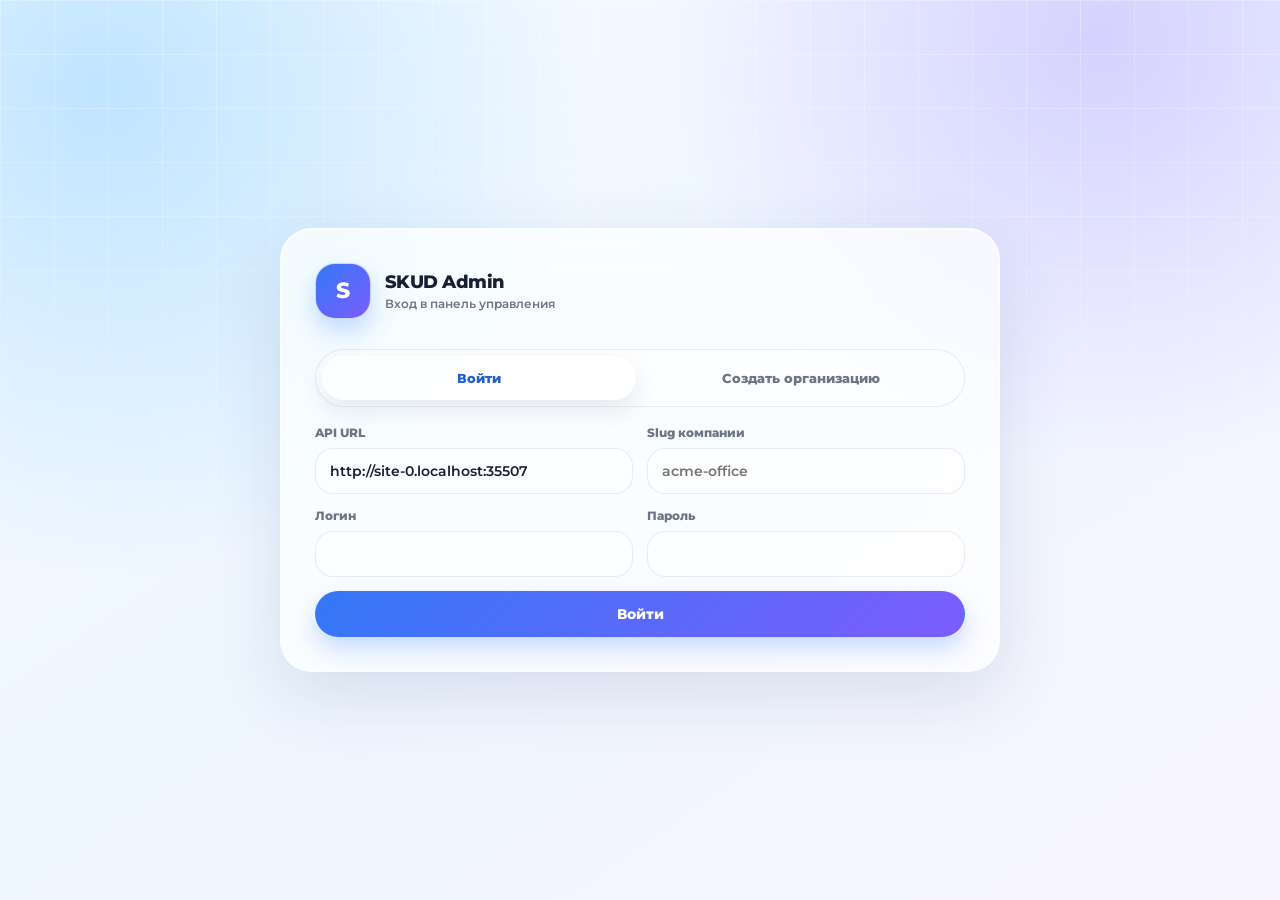
<file: admin/index.html>
<!doctype html>
<html lang="ru">
  <head>
    <meta charset="utf-8" />
    <meta name="viewport" content="width=device-width, initial-scale=1" />
    <title>SKUD Admin</title>
    <link rel="preconnect" href="https://fonts.googleapis.com" />
    <link rel="preconnect" href="https://fonts.gstatic.com" crossorigin />
    <link href="https://fonts.googleapis.com/css2?family=Montserrat:wght@400;500;600;700;800&display=swap" rel="stylesheet" />
    <link rel="stylesheet" href="./styles.css" />
  </head>
  <body>
    <section id="authGate" class="auth-gate">
      <div class="auth-card">
        <div class="brand auth-brand">
          <div class="brand-mark">S</div>
          <div>
            <div class="brand-name">SKUD Admin</div>
            <div class="brand-subtitle">Вход в панель управления</div>
          </div>
        </div>
        <div class="auth-tabs">
          <button class="auth-tab active" data-auth-tab="login">Войти</button>
          <button class="auth-tab" data-auth-tab="create">Создать организацию</button>
        </div>
        <div id="authNotice" class="notice hidden" role="status"></div>
        <form id="adminLoginForm" class="auth-form active" data-auth-panel="login">
          <label>API URL<input name="api_base" type="url" placeholder="http://localhost:8000" /></label>
          <label>Slug компании<input name="company_slug" required placeholder="acme-office" /></label>
          <label>Логин<input name="login" required autocomplete="username" /></label>
          <label>Пароль<input name="password" type="password" required autocomplete="current-password" /></label>
          <button class="button primary" type="submit">Войти</button>
        </form>
        <form id="orgCreateForm" class="auth-form" data-auth-panel="create">
          <label>API URL<input name="api_base" type="url" placeholder="http://localhost:8000" /></label>
          <label>Название организации<input name="name" required /></label>
          <label>Slug<input name="slug" required pattern="[a-z0-9][a-z0-9-]{1,62}[a-z0-9]" placeholder="acme-office" /></label>
          <label>ФИО администратора<input name="owner_full_name" required /></label>
          <label>Логин администратора<input name="owner_login" required autocomplete="username" /></label>
          <label>Пароль администратора<input name="owner_password" type="password" minlength="6" required autocomplete="new-password" /></label>
          <label>Bootstrap token<input name="bootstrap_token" type="password" required value="bootstrap-change-me" /></label>
          <button class="button primary" type="submit">Создать и войти</button>
        </form>
      </div>
    </section>

    <div id="appShell" class="app-shell hidden">
      <aside class="sidebar">
        <div class="brand">
          <div class="brand-mark">S</div>
          <div>
            <div class="brand-name">SKUD Admin</div>
            <div class="brand-subtitle" id="companyLabel">Компания не выбрана</div>
          </div>
        </div>
        <nav class="nav" aria-label="Разделы">
          <button class="nav-item active" data-view="dashboard">Обзор</button>
          <button class="nav-item" data-view="employees">Сотрудники</button>
          <button class="nav-item" data-view="rooms">Помещения</button>
          <button class="nav-item" data-view="access">Доступы</button>
          <button class="nav-item" data-view="scanners">Сканеры</button>
          <button class="nav-item" data-view="events">Журнал</button>
          <button class="nav-item" data-view="reports">Отчеты</button>
          <button class="nav-item" data-view="setup">Настройка</button>
        </nav>
      </aside>

      <main class="main">
        <header class="topbar">
          <div>
            <h1 id="viewTitle">Обзор</h1>
            <p id="viewSubtitle">Состояние офиса, проходы и текущая занятость помещений.</p>
          </div>
          <div class="connection">
            <input id="apiBaseInput" type="url" placeholder="http://localhost:8000" />
            <input id="apiKeyInput" type="password" placeholder="X-API-Key" />
            <button id="saveConnectionBtn" class="button primary">Подключить</button>
          </div>
        </header>

        <div id="notice" class="notice hidden" role="status"></div>

        <section id="dashboard" class="view active">
          <div class="metrics-grid">
            <div class="metric">
              <span class="metric-label">Сотрудники</span>
              <strong id="metricEmployees">0</strong>
            </div>
            <div class="metric">
              <span class="metric-label">Помещения</span>
              <strong id="metricRooms">0</strong>
            </div>
            <div class="metric">
              <span class="metric-label">Людей внутри</span>
              <strong id="metricInside">0</strong>
            </div>
            <div class="metric">
              <span class="metric-label">Проходов сегодня</span>
              <strong id="metricToday">0</strong>
            </div>
          </div>

          <div class="layout-two">
            <section class="panel">
              <div class="panel-head">
                <h2>Занятость помещений</h2>
                <button class="button ghost" data-refresh>Обновить</button>
              </div>
              <div id="occupancyList" class="occupancy-list"></div>
            </section>

            <section class="panel">
              <div class="panel-head">
                <h2>Последние события</h2>
                <button class="button ghost" data-view-target="events">Открыть журнал</button>
              </div>
              <div class="table-wrap compact">
                <table>
                  <thead>
                    <tr>
                      <th>Время</th>
                      <th>Метод</th>
                      <th>Решение</th>
                      <th>Причина</th>
                    </tr>
                  </thead>
                  <tbody id="recentEventsBody"></tbody>
                </table>
              </div>
            </section>
          </div>

          <section class="panel">
            <div class="panel-head">
              <h2>Проходимость</h2>
            </div>
            <div id="throughputBars" class="bars"></div>
          </section>
        </section>

        <section id="employees" class="view">
          <div class="layout-two">
            <section class="panel">
              <div class="panel-head">
                <h2 id="employeeFormTitle">Новый сотрудник</h2>
              </div>
              <form id="employeeForm" class="form-grid">
                <input name="employee_id" type="hidden" />
                <label>ФИО<input name="full_name" required /></label>
                <label>Внешний ID<input name="external_id" placeholder="Любая строка: A-102, ivanov, HR-7" /></label>
                <label>Должность<input name="position" /></label>
                <label>Email<input name="email" type="email" /></label>
                <label>Телефон<input name="phone" /></label>
                <label>Статус
                  <select name="status">
                    <option value="active">active</option>
                    <option value="suspended">suspended</option>
                    <option value="fired">fired</option>
                  </select>
                </label>
                <label>Роль
                  <select name="role">
                    <option value="employee">employee</option>
                    <option value="hr">hr</option>
                    <option value="security">security</option>
                    <option value="pass_office">pass_office</option>
                    <option value="cleaner">cleaner</option>
                  </select>
                </label>
                <label>Уровень доступа<input name="access_level" type="number" min="1" max="3" value="1" /></label>
                <label>Статус пропуска
                  <select name="pass_status">
                    <option value="active">active</option>
                    <option value="blocked">blocked</option>
                  </select>
                </label>
                <label>Причина блокировки<input name="pass_block_reason" /></label>
                <label>Логин<input name="login" placeholder="email или табельный ID" /></label>
                <label>Пароль<input name="password" type="password" placeholder="минимум 6 символов" /></label>
                <button id="employeeSubmitBtn" class="button primary" type="submit">Добавить сотрудника</button>
                <button id="employeeCancelBtn" class="button hidden" type="button">Отменить</button>
              </form>
            </section>

            <section class="panel">
              <div class="panel-head">
                <h2>Face-профиль и QR</h2>
              </div>
              <form id="faceForm" class="stack">
                <label>Сотрудник<select name="employee_id" data-employee-select required></select></label>
                <label>Фото лица<input name="file" type="file" accept="image/*" required /></label>
                <button class="button primary" type="submit">Загрузить фото</button>
              </form>
              <form id="qrForm" class="inline-form">
                <select name="employee_id" data-employee-select required></select>
                <input name="ttl_hours" type="number" min="1" value="12" />
                <button class="button" type="submit">Выпустить QR</button>
              </form>
              <textarea id="qrPayloadOutput" class="code-output" readonly placeholder="Payload QR появится здесь после выпуска"></textarea>
            </section>
          </div>

          <section class="panel">
            <div class="panel-head">
              <h2>Список сотрудников</h2>
              <input id="employeeSearch" class="search" placeholder="Поиск" />
            </div>
            <div class="table-wrap">
              <table>
                <thead>
                  <tr>
                    <th>ID</th>
                    <th>ФИО</th>
                    <th>Внешний ID</th>
                    <th>Должность</th>
                    <th>Контакты</th>
                    <th>Статус</th>
                    <th></th>
                  </tr>
                </thead>
                <tbody id="employeesBody"></tbody>
              </table>
            </div>
          </section>
        </section>

        <section id="rooms" class="view">
          <div class="layout-two">
            <section class="panel">
              <div class="panel-head">
                <h2>Новое помещение</h2>
              </div>
              <form id="roomForm" class="form-grid">
                <label>Название<input name="name" required /></label>
                <label>Код<input name="code" required /></label>
                <label>Вместимость<input name="capacity" type="number" min="0" /></label>
                <label>Уровень помещения<input name="access_level" type="number" min="1" max="3" value="1" /></label>
                <label>Статус
                  <select name="status">
                    <option value="active">active</option>
                    <option value="inactive">inactive</option>
                  </select>
                </label>
                <div class="method-group span-2">
                  <label><input type="checkbox" name="method_qr" checked /> QR</label>
                  <label><input type="checkbox" name="method_card" checked /> Card</label>
                  <label><input type="checkbox" name="method_face" checked /> Face</label>
                </div>
                <label class="span-2"><input name="biometric_only" type="checkbox" /> Доступ только по биометрии</label>
                <label class="span-2">Описание<textarea name="description"></textarea></label>
                <button class="button primary span-2" type="submit">Добавить помещение</button>
              </form>
            </section>

            <section class="panel">
              <div class="panel-head">
                <h2>Сейчас внутри</h2>
              </div>
              <div id="roomOccupancySummary" class="occupancy-list"></div>
            </section>
          </div>

          <section class="panel">
            <div class="panel-head">
              <h2>Помещения</h2>
            </div>
            <div class="table-wrap">
              <table>
                <thead>
                  <tr>
                    <th>ID</th>
                    <th>Название</th>
                    <th>Код</th>
                    <th>Уровень</th>
                    <th>Вход</th>
                    <th>Вместимость</th>
                    <th>Статус</th>
                    <th></th>
                  </tr>
                </thead>
                <tbody id="roomsBody"></tbody>
              </table>
            </div>
          </section>
        </section>

        <section id="access" class="view">
          <div class="layout-two">
            <section class="panel">
              <div class="panel-head">
                <h2>Правило доступа</h2>
              </div>
              <form id="accessForm" class="form-grid">
                <label>Сотрудник<select name="employee_id" data-employee-select required></select></label>
                <label>Помещение<select name="room_id" data-room-select required></select></label>
                <label>Начало<input name="valid_from" type="datetime-local" /></label>
                <label>Окончание<input name="valid_until" type="datetime-local" /></label>
                <label>Дни недели<input name="weekdays" placeholder="0,1,2,3,4" /></label>
                <label>Время<input name="time_range" placeholder="09:00-18:00" /></label>
                <div class="method-group span-2">
                  <label><input type="checkbox" name="is_active" checked /> Активно</label>
                </div>
                <button class="button primary span-2" type="submit">Сохранить правило</button>
                <div class="quick-grants span-2">
                  <button class="button" type="button" id="grantAllRoomsBtn">Все помещения</button>
                  <button class="button" type="button" id="grantQrRoomsBtn">Все с QR</button>
                  <button class="button" type="button" id="grantCardRoomsBtn">Все с картой</button>
                  <button class="button" type="button" id="grantFaceRoomsBtn">Все с лицом</button>
                </div>
              </form>
            </section>

            <section class="panel">
              <div class="panel-head">
                <h2>Фильтр</h2>
              </div>
              <div class="stack">
                <label>Сотрудник<select id="ruleEmployeeFilter" data-employee-select></select></label>
                <label>Помещение<select id="ruleRoomFilter" data-room-select></select></label>
                <button id="resetRuleFilters" class="button">Сбросить</button>
              </div>
            </section>
          </div>

          <div class="layout-two">
            <section class="panel">
              <div class="panel-head">
                <h2>Список 3 уровня</h2>
              </div>
              <form id="allowlistForm" class="form-grid">
                <label>Помещение<select name="room_id" data-room-select required></select></label>
                <label>Сотрудник<select name="employee_id" data-employee-select required></select></label>
                <button class="button primary" type="submit">Добавить</button>
                <button id="loadAllowlistBtn" class="button" type="button">Показать список</button>
              </form>
              <div id="allowlistOutput" class="stack"></div>
            </section>

            <section class="panel">
              <div class="panel-head">
                <h2>Лимит помещения</h2>
              </div>
              <form id="limitOverrideForm" class="form-grid">
                <label>Помещение<select name="room_id" data-room-select required></select></label>
                <label>Лимит<input name="limit_value" type="number" min="0" required /></label>
                <label>Начало<input name="valid_from" type="datetime-local" required /></label>
                <label>Окончание<input name="valid_until" type="datetime-local" required /></label>
                <label class="span-2">Причина<input name="reason" /></label>
                <button class="button primary span-2" type="submit">Установить лимит</button>
              </form>
            </section>
          </div>

          <section class="panel">
            <div class="panel-head">
              <h2>Правила</h2>
            </div>
            <div class="table-wrap">
              <table>
                <thead>
                  <tr>
                    <th>ID</th>
                    <th>Сотрудник</th>
                    <th>Помещение</th>
                    <th>Методы</th>
                    <th>Период</th>
                    <th>Статус</th>
                    <th></th>
                  </tr>
                </thead>
                <tbody id="rulesBody"></tbody>
              </table>
            </div>
          </section>
        </section>

        <section id="scanners" class="view">
          <div class="layout-two">
            <section class="panel">
              <div class="panel-head">
                <h2>Новый сканер</h2>
              </div>
              <form id="scannerForm" class="form-grid">
                <label>Название<input name="name" required /></label>
                <label>Помещение<select name="room_id" data-room-select required></select></label>
                <label>Направление
                  <select name="direction">
                    <option value="entry">entry</option>
                    <option value="exit">exit</option>
                  </select>
                </label>
                <label>Статус
                  <select name="status">
                    <option value="active">active</option>
                    <option value="inactive">inactive</option>
                  </select>
                </label>
                <div class="method-group span-2">
                  <label><input type="checkbox" name="method_qr" checked /> QR</label>
                  <label><input type="checkbox" name="method_card" checked /> Card</label>
                  <label><input type="checkbox" name="method_face" checked /> Face</label>
                </div>
                <button class="button primary span-2" type="submit">Создать сканер</button>
              </form>
            </section>

            <section class="panel">
              <div class="panel-head">
                <h2>Токен сканера</h2>
              </div>
              <textarea id="scannerTokenOutput" class="code-output" readonly placeholder="Токен появится здесь после создания сканера"></textarea>
            </section>
          </div>

          <section class="panel">
            <div class="panel-head">
              <h2>Сканеры</h2>
            </div>
            <div class="table-wrap">
              <table>
                <thead>
                  <tr>
                    <th>ID</th>
                    <th>Название</th>
                    <th>Помещение</th>
                    <th>Направление</th>
                    <th>Методы</th>
                    <th>Статус</th>
                    <th>Последний сигнал</th>
                  </tr>
                </thead>
                <tbody id="scannersBody"></tbody>
              </table>
            </div>
          </section>
        </section>

        <section id="events" class="view">
          <section class="panel">
            <div class="panel-head">
              <h2>Журнал проходов</h2>
              <div class="filters">
                <select id="eventEmployeeFilter" data-employee-select></select>
                <select id="eventRoomFilter" data-room-select></select>
                <select id="eventDecisionFilter">
                  <option value="">Все решения</option>
                  <option value="granted">granted</option>
                  <option value="denied">denied</option>
                </select>
                <input id="eventDateFrom" type="datetime-local" />
                <input id="eventDateTo" type="datetime-local" />
                <button id="loadEventsBtn" class="button">Применить</button>
              </div>
            </div>
            <div class="table-wrap">
              <table>
                <thead>
                  <tr>
                    <th>ID</th>
                    <th>Время</th>
                    <th>Сотрудник</th>
                    <th>Помещение</th>
                    <th>Сканер</th>
                    <th>Метод</th>
                    <th>Решение</th>
                    <th>Причина</th>
                  </tr>
                </thead>
                <tbody id="eventsBody"></tbody>
              </table>
            </div>
          </section>
        </section>

        <section id="reports" class="view">
          <div class="layout-two">
            <section class="panel">
              <div class="panel-head">
                <h2>Период отчета</h2>
              </div>
              <div class="form-grid">
                <label>Начало<input id="reportDateFrom" type="datetime-local" /></label>
                <label>Окончание<input id="reportDateTo" type="datetime-local" /></label>
                <button id="loadAttendanceReportBtn" class="button primary" type="button">Посещаемость</button>
                <button id="loadRoomReportBtn" class="button" type="button">Загруженность</button>
              </div>
            </section>

            <section class="panel">
              <div class="panel-head">
                <h2>Anti-passback</h2>
              </div>
              <form id="securitySettingsForm" class="form-grid">
                <label>Интервал блокировки, минут<input name="anti_passback_minutes" type="number" min="0" max="1440" value="15" /></label>
                <button class="button primary" type="submit">Сохранить</button>
              </form>
            </section>
          </div>

          <section class="panel">
            <div class="panel-head">
              <h2 id="reportTitle">Отчет</h2>
            </div>
            <div class="table-wrap">
              <table>
                <thead id="reportHead"></thead>
                <tbody id="reportBody"></tbody>
              </table>
            </div>
          </section>
        </section>

        <section id="setup" class="view">
          <div class="layout-two">
            <section class="panel">
              <div class="panel-head">
                <h2>Создать компанию</h2>
              </div>
              <form id="setupForm" class="form-grid">
                <label>Название<input name="name" required /></label>
                <label>Slug<input name="slug" required pattern="[a-z0-9][a-z0-9-]{1,62}[a-z0-9]" /></label>
                <label class="span-2">Bootstrap token<input name="bootstrap_token" type="password" required value="bootstrap-change-me" /></label>
                <button class="button primary span-2" type="submit">Создать и подключить</button>
              </form>
            </section>

            <section class="panel">
              <div class="panel-head">
                <h2>Состояние подключения</h2>
              </div>
              <dl class="details">
                <div><dt>API</dt><dd id="connectionApi">-</dd></div>
                <div><dt>Компания</dt><dd id="connectionCompany">-</dd></div>
                <div><dt>Ключ</dt><dd id="connectionKey">-</dd></div>
              </dl>
              <button id="clearConnectionBtn" class="button danger">Сбросить подключение</button>
            </section>
          </div>
        </section>
      </main>
    </div>

    <script src="./app.js"></script>
  </body>
</html>
</file>
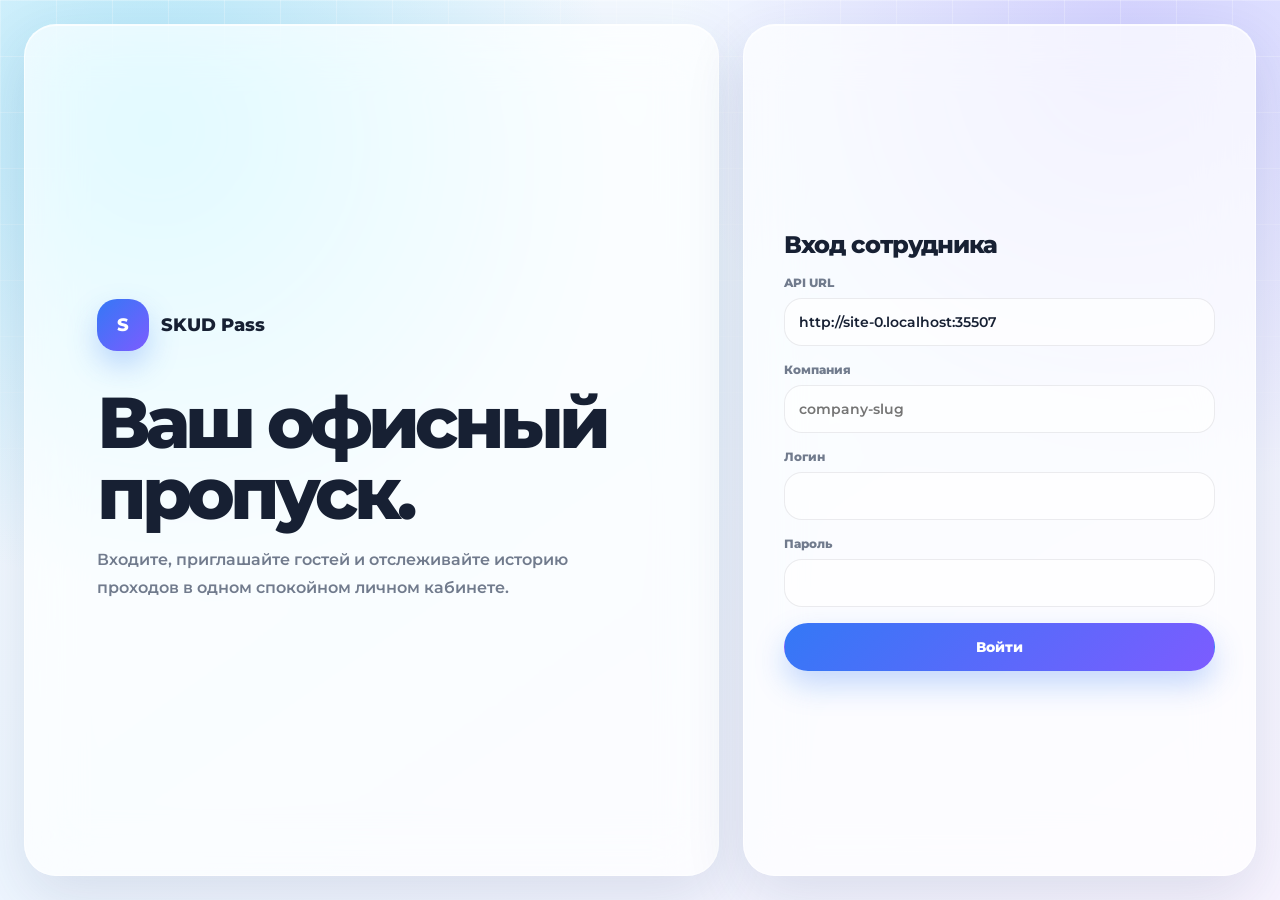
<file: employee/index.html>
<!doctype html>
<html lang="ru">
  <head>
    <meta charset="utf-8" />
    <meta name="viewport" content="width=device-width, initial-scale=1" />
    <title>SKUD Employee</title>
    <link rel="preconnect" href="https://fonts.googleapis.com" />
    <link rel="preconnect" href="https://fonts.gstatic.com" crossorigin />
    <link href="https://fonts.googleapis.com/css2?family=Montserrat:wght@400;500;600;700;800&display=swap" rel="stylesheet" />
    <link rel="stylesheet" href="./styles.css" />
  </head>
  <body>
    <main class="app">
      <section id="loginView" class="login-view">
        <div class="login-hero glass">
          <div class="brand">
            <span class="brand-mark">S</span>
            <span>SKUD Pass</span>
          </div>
          <h1>Ваш офисный пропуск.</h1>
          <p>Входите, приглашайте гостей и отслеживайте историю проходов в одном спокойном личном кабинете.</p>
        </div>

        <form id="loginForm" class="login-card glass">
          <h2>Вход сотрудника</h2>
          <label>API URL<input id="apiBaseInput" name="apiBase" type="url" placeholder="http://localhost:8000" required /></label>
          <label>Компания<input name="company_slug" placeholder="company-slug" required /></label>
          <label>Логин<input name="login" autocomplete="username" required /></label>
          <label>Пароль<input name="password" type="password" autocomplete="current-password" required /></label>
          <button class="button primary" type="submit">Войти</button>
        </form>
      </section>

      <section id="dashboardView" class="dashboard hidden">
        <aside class="sidebar glass">
          <div class="profile-mini">
            <img id="miniPhoto" alt="Фото профиля" />
            <div>
              <strong id="miniName">Сотрудник</strong>
              <span id="miniCompany">Компания</span>
            </div>
          </div>
          <nav>
            <button class="nav-item active" data-view="overview">Обзор</button>
            <button class="nav-item" data-view="pass">Мой QR</button>
            <button class="nav-item" data-view="guests">Гости</button>
            <button class="nav-item" data-view="logs">Логи</button>
            <button class="nav-item" data-view="settings">Настройки</button>
          </nav>
          <button id="logoutBtn" class="button ghost">Выйти</button>
        </aside>

        <section class="content">
          <header class="top glass">
            <div>
              <h1 id="viewTitle">Обзор</h1>
              <p id="viewSubtitle">Профиль, уровни доступа и последние проходы.</p>
            </div>
            <button id="refreshBtn" class="button">Обновить</button>
          </header>

          <div id="notice" class="notice hidden"></div>

          <section id="overview" class="view active">
            <div class="profile-card glass">
              <img id="profilePhoto" alt="Фото сотрудника" />
              <div>
                <span class="eyebrow">Профиль</span>
                <h2 id="profileName">-</h2>
                <p id="profileMeta">-</p>
                <div class="chip-row">
                  <span id="profileStatus" class="chip">status</span>
                  <span id="profileExternal" class="chip">id</span>
                </div>
              </div>
            </div>

            <div class="cards-grid" id="accessCards"></div>

            <section class="glass panel">
              <div class="panel-head">
                <h2>Последние проходы</h2>
                <button class="button ghost" data-view-target="logs">Все логи</button>
              </div>
              <div id="recentEvents" class="event-list"></div>
            </section>
          </section>

          <section id="pass" class="view">
            <div class="pass-layout">
              <section class="glass panel qr-panel">
                <h2>Мой QR-код</h2>
                <div class="qr-frame">
                  <img id="employeeQrImage" alt="QR пропуск" />
                  <span id="employeeQrEmpty">Выпустите QR, чтобы показать его на сканере</span>
                </div>
                <div class="pass-meta">
                  <div><span>Действует до</span><strong id="employeeExpires">-</strong></div>
                  <div><span>ID</span><strong id="employeePassId">-</strong></div>
                </div>
              </section>

              <section class="glass panel">
                <h2>Выпуск пропуска</h2>
                <form id="employeeQrForm" class="form-grid single">
                  <label>Срок действия
                    <select name="ttl_hours">
                      <option value="4">4 часа</option>
                      <option value="8">8 часов</option>
                      <option value="12" selected>12 часов</option>
                      <option value="24">24 часа</option>
                    </select>
                  </label>
                  <button class="button primary" type="submit">Сгенерировать QR</button>
                </form>
                <textarea id="employeePayload" class="code-output" readonly placeholder="QR payload"></textarea>
              </section>
            </div>
          </section>

          <section id="guests" class="view">
            <div class="pass-layout">
              <section class="glass panel">
                <h2>Пригласить гостя</h2>
                <form id="guestForm" class="form-grid">
                  <label class="span-2">ФИО гостя<input name="full_name" required /></label>
                  <label>Документ<input name="document_number" /></label>
                  <label>Помещение<select name="room_id" id="roomSelect" required></select></label>
                  <label>Начало<input name="visit_starts_at" type="datetime-local" required /></label>
                  <label>Окончание<input name="visit_ends_at" type="datetime-local" required /></label>
                  <button class="button primary span-2" type="submit">Создать гостевой QR</button>
                </form>
              </section>

              <section class="glass panel qr-panel">
                <h2>QR гостя</h2>
                <div class="qr-frame">
                  <img id="guestQrImage" alt="QR гостя" />
                  <span id="guestQrEmpty">QR появится после создания приглашения</span>
                </div>
                <div class="pass-meta">
                  <div><span>Гость</span><strong id="guestName">-</strong></div>
                  <div><span>Действует до</span><strong id="guestExpires">-</strong></div>
                </div>
              </section>
            </div>

            <section class="glass panel">
              <div class="panel-head">
                <h2>Мои приглашения</h2>
                <button id="loadGuestsBtn" class="button ghost">Обновить</button>
              </div>
              <div id="guestsList" class="event-list"></div>
            </section>
          </section>

          <section id="logs" class="view">
            <section class="glass panel">
              <h2>История проходов</h2>
              <div id="eventsList" class="event-list"></div>
            </section>
          </section>

          <section id="settings" class="view">
            <section class="glass panel">
              <h2>Смена пароля</h2>
              <form id="passwordForm" class="form-grid single">
                <label>Текущий пароль<input name="current_password" type="password" required /></label>
                <label>Новый пароль<input name="new_password" type="password" minlength="6" required /></label>
                <button class="button primary" type="submit">Сменить пароль</button>
              </form>
            </section>
          </section>
        </section>
      </section>
    </main>

    <script src="./app.js"></script>
  </body>
</html>
</file>
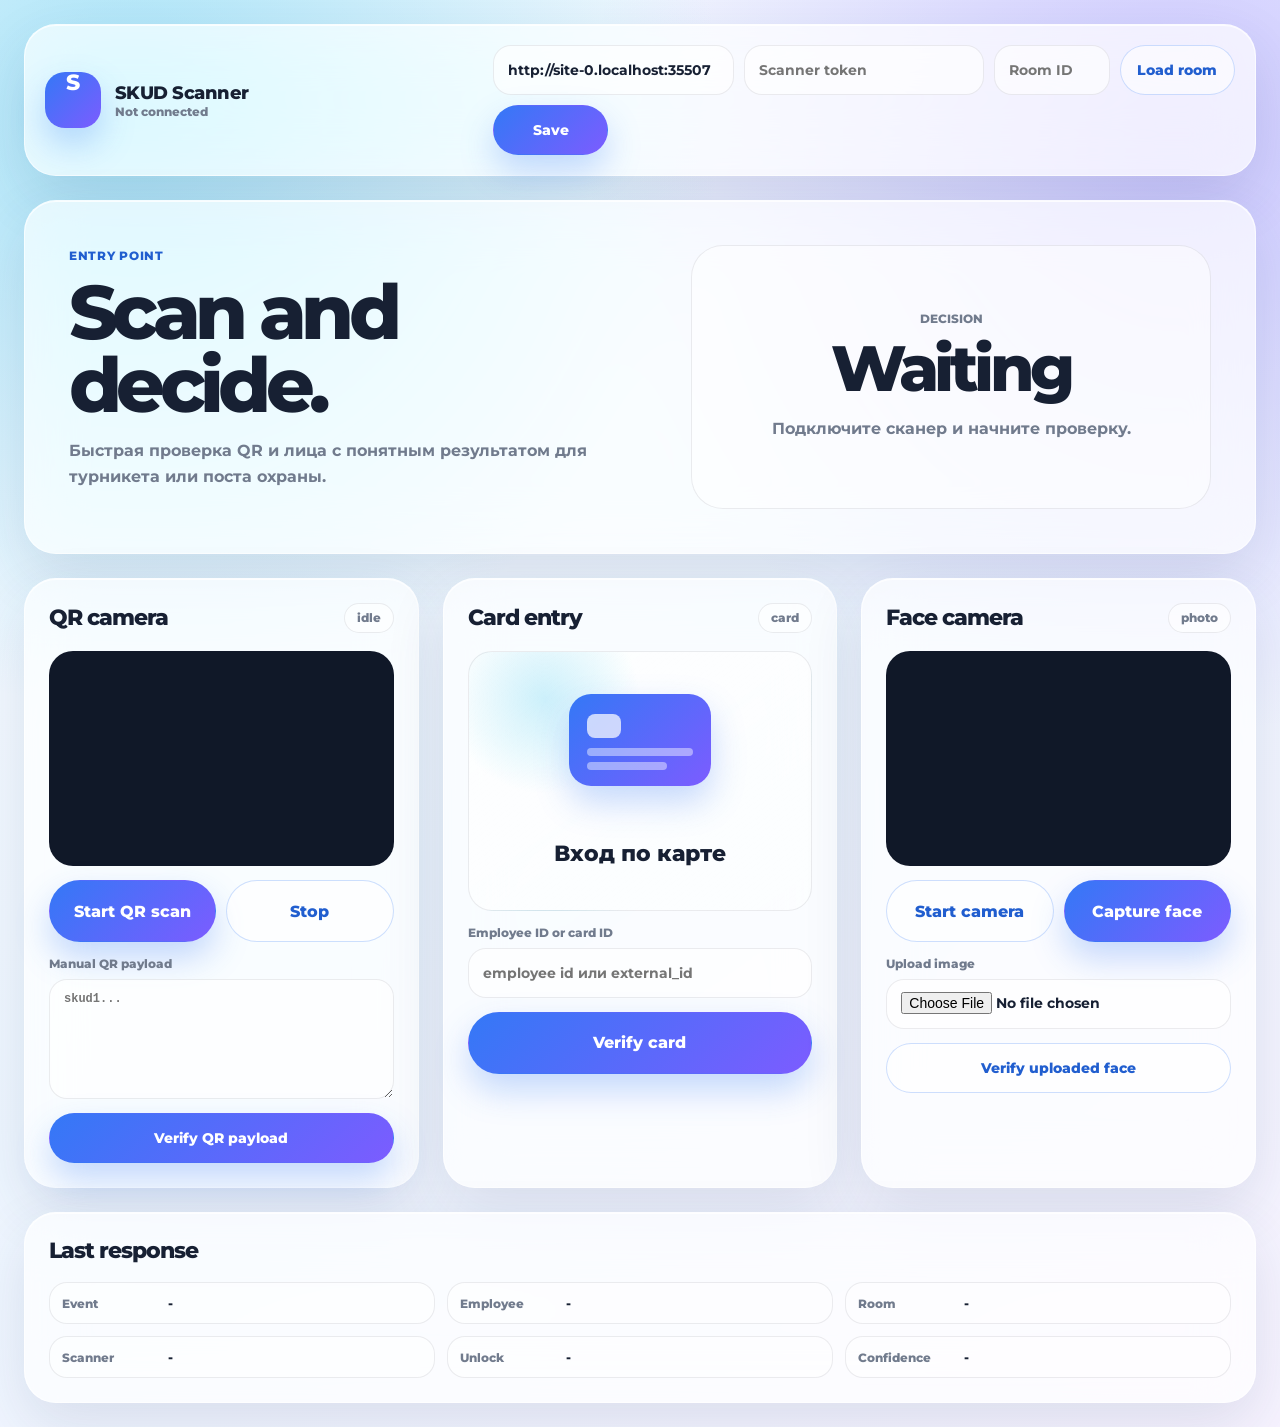
<file: webapp/index.html>
<!doctype html>
<html lang="ru">
  <head>
    <meta charset="utf-8" />
    <meta name="viewport" content="width=device-width, initial-scale=1" />
    <title>SKUD Scanner</title>
    <link rel="preconnect" href="https://fonts.googleapis.com" />
    <link rel="preconnect" href="https://fonts.gstatic.com" crossorigin />
    <link href="https://fonts.googleapis.com/css2?family=Montserrat:wght@400;500;600;700;800&display=swap" rel="stylesheet" />
    <link rel="stylesheet" href="./styles.css" />
  </head>
  <body>
    <main class="scanner-app">
      <header class="top glass">
        <div class="brand">
          <span class="brand-mark">S</span>
          <div>
            <strong>SKUD Scanner</strong>
            <span id="connectionStatus">Not connected</span>
          </div>
        </div>
        <div class="connection">
          <input id="apiBaseInput" type="url" placeholder="http://localhost:8000" />
          <input id="scannerTokenInput" type="password" placeholder="Scanner token" />
          <input id="roomIdInput" inputmode="numeric" placeholder="Room ID" />
          <button class="button" id="loadRoomBtn">Load room</button>
          <button class="button primary" id="saveConnectionBtn">Save</button>
        </div>
      </header>

      <section class="hero glass">
        <div>
          <span class="eyebrow">Entry point</span>
          <h1>Scan and decide.</h1>
          <p>Быстрая проверка QR и лица с понятным результатом для турникета или поста охраны.</p>
          <div id="roomMethods" class="method-strip"></div>
        </div>
        <div class="result-card" id="resultPanel">
          <span>Decision</span>
          <strong id="decisionText">Waiting</strong>
          <p id="reasonText">Подключите сканер и начните проверку.</p>
        </div>
      </section>

      <section class="scanner-grid">
        <section class="panel glass" data-method-panel="qr">
          <div class="panel-head">
            <h2>QR camera</h2>
            <span id="qrStatus" class="pill">idle</span>
          </div>
          <div class="camera-box">
            <video id="qrVideo" muted playsinline></video>
            <canvas id="qrCanvas" hidden></canvas>
          </div>
          <div class="actions">
            <button class="button primary big" id="startQrCameraBtn">Start QR scan</button>
            <button class="button big" id="stopQrCameraBtn">Stop</button>
          </div>
          <label>Manual QR payload<textarea id="qrPayloadInput" placeholder="skud1..."></textarea></label>
          <button class="button primary" id="sendQrBtn">Verify QR payload</button>
        </section>

        <section class="panel glass" data-method-panel="card">
          <div class="panel-head">
            <h2>Card entry</h2>
            <span class="pill">card</span>
          </div>
          <div class="card-entry-visual" aria-hidden="true">
            <div class="card-logo">
              <span></span>
              <span></span>
            </div>
            <strong>Вход по карте</strong>
          </div>
          <label>Employee ID or card ID<input id="cardSubjectInput" placeholder="employee id или external_id" /></label>
          <button class="button primary big" id="sendCardBtn">Verify card</button>
        </section>

        <section class="panel glass" data-method-panel="face">
          <div class="panel-head">
            <h2>Face camera</h2>
            <span class="pill">photo</span>
          </div>
          <div class="camera-box">
            <video id="faceVideo" autoplay muted playsinline></video>
            <canvas id="faceCanvas" hidden></canvas>
          </div>
          <div class="actions">
            <button class="button big" id="startFaceCameraBtn">Start camera</button>
            <button class="button primary big" id="captureFaceBtn">Capture face</button>
          </div>
          <label>Upload image<input id="faceFileInput" type="file" accept="image/*" /></label>
          <button class="button" id="sendFaceFileBtn">Verify uploaded face</button>
        </section>

        <section class="panel glass details-panel">
          <h2>Last response</h2>
          <dl>
            <div><dt>Event</dt><dd id="eventIdText">-</dd></div>
            <div><dt>Employee</dt><dd id="employeeText">-</dd></div>
            <div><dt>Room</dt><dd id="roomText">-</dd></div>
            <div><dt>Scanner</dt><dd id="scannerText">-</dd></div>
            <div><dt>Unlock</dt><dd id="unlockText">-</dd></div>
            <div><dt>Confidence</dt><dd id="confidenceText">-</dd></div>
          </dl>
        </section>
      </section>
    </main>

    <script src="./app.js"></script>
  </body>
</html>
</file>
<file: admin/styles.css>
:root {
  --font-main: "Montserrat", ui-sans-serif, system-ui, -apple-system, BlinkMacSystemFont, "Segoe UI", sans-serif;
  --bg-0: #f7fbff;
  --bg-1: #eef6ff;
  --bg-2: #f8f5ff;
  --glass: rgba(255, 255, 255, 0.72);
  --glass-strong: rgba(255, 255, 255, 0.86);
  --glass-soft: rgba(255, 255, 255, 0.48);
  --line: rgba(255, 255, 255, 0.62);
  --line-dark: rgba(16, 24, 40, 0.08);
  --text: #172033;
  --muted: #6c7486;
  --primary: #3478f6;
  --primary-2: #7c5cff;
  --cyan: #38c9e8;
  --success: #1f9d70;
  --warning: #c98a19;
  --danger: #df4b5f;
  --radius-xl: 32px;
  --radius-lg: 24px;
  --radius-md: 18px;
  --radius-sm: 14px;
  --shadow-soft: 0 24px 70px rgba(32, 57, 102, 0.12);
  --shadow-card: 0 18px 45px rgba(32, 57, 102, 0.10), inset 0 1px 0 rgba(255, 255, 255, 0.78);
  --shadow-button: 0 12px 24px rgba(52, 120, 246, 0.26);
  color: var(--text);
  font-family: var(--font-main);
}

* {
  box-sizing: border-box;
}

body {
  margin: 0;
  min-width: 320px;
  min-height: 100vh;
  overflow-x: hidden;
  background:
    radial-gradient(circle at 8% 10%, rgba(116, 199, 255, 0.42), transparent 34%),
    radial-gradient(circle at 86% 4%, rgba(160, 132, 255, 0.32), transparent 31%),
    linear-gradient(145deg, var(--bg-0), var(--bg-1) 46%, var(--bg-2));
  color: var(--text);
  font-family: var(--font-main);
}

body::before {
  position: fixed;
  inset: 0;
  z-index: -1;
  background-image: linear-gradient(rgba(255, 255, 255, 0.28) 1px, transparent 1px), linear-gradient(90deg, rgba(255, 255, 255, 0.28) 1px, transparent 1px);
  background-size: 54px 54px;
  content: "";
  mask-image: linear-gradient(to bottom, #000, transparent 82%);
}

button,
input,
select,
textarea {
  font: inherit;
}

button {
  cursor: pointer;
}

.app-shell {
  display: grid;
  width: 100%;
  min-height: 100vh;
  grid-template-columns: 292px minmax(0, 1fr);
  gap: 24px;
  padding: 24px;
}

.auth-gate {
  display: grid;
  min-height: 100vh;
  place-items: center;
  padding: 24px;
}

.auth-card {
  width: min(720px, 100%);
  min-width: 0;
  border: 1px solid var(--line);
  border-radius: var(--radius-xl);
  background: var(--glass);
  box-shadow: var(--shadow-soft), inset 0 1px 0 rgba(255, 255, 255, 0.78);
  padding: clamp(22px, 4vw, 34px);
  backdrop-filter: blur(28px) saturate(160%);
  -webkit-backdrop-filter: blur(28px) saturate(160%);
}

.auth-brand {
  padding-bottom: 18px;
}

.auth-tabs {
  display: grid;
  grid-template-columns: 1fr 1fr;
  gap: 8px;
  margin: 8px 0 18px;
  border: 1px solid var(--line-dark);
  border-radius: 999px;
  background: rgba(255, 255, 255, 0.42);
  padding: 6px;
}

.auth-tab {
  min-width: 0;
  min-height: 44px;
  border: 0;
  border-radius: 999px;
  background: transparent;
  color: var(--muted);
  font-size: 13px;
  font-weight: 800;
  overflow-wrap: anywhere;
}

.auth-tab.active {
  background: rgba(255, 255, 255, 0.78);
  color: #215ecf;
  box-shadow: 0 10px 24px rgba(32, 57, 102, 0.10);
}

.auth-form {
  display: none;
  grid-template-columns: repeat(2, minmax(0, 1fr));
  gap: 14px;
}

.auth-form.active {
  display: grid;
}

.auth-form .button {
  grid-column: 1 / -1;
}

.sidebar,
.panel,
.metric,
.notice,
.topbar {
  border: 1px solid var(--line);
  background: var(--glass);
  box-shadow: var(--shadow-card);
  backdrop-filter: blur(28px) saturate(160%);
  -webkit-backdrop-filter: blur(28px) saturate(160%);
}

.sidebar {
  position: sticky;
  top: 24px;
  height: calc(100vh - 48px);
  overflow: auto;
  border-radius: var(--radius-xl);
  padding: 22px;
}

.brand {
  display: grid;
  grid-template-columns: 56px minmax(0, 1fr);
  gap: 14px;
  align-items: center;
  padding-bottom: 22px;
}

.brand-mark {
  display: grid;
  width: 56px;
  height: 56px;
  place-items: center;
  border: 1px solid rgba(255, 255, 255, 0.7);
  border-radius: 20px;
  background: linear-gradient(135deg, var(--primary), var(--primary-2));
  box-shadow: var(--shadow-button);
  color: white;
  font-size: 22px;
  font-weight: 800;
  line-height: 1;
  text-align: center;
}

.brand-name {
  color: var(--text);
  font-size: 18px;
  font-weight: 800;
  letter-spacing: -0.03em;
}

.brand-subtitle {
  margin-top: 3px;
  overflow: hidden;
  color: var(--muted);
  font-size: 12px;
  font-weight: 600;
  text-overflow: ellipsis;
  white-space: nowrap;
}

.nav {
  display: grid;
  gap: 8px;
  margin-top: 10px;
}

.nav-item {
  width: 100%;
  min-height: 46px;
  border: 1px solid transparent;
  border-radius: 18px;
  background: transparent;
  color: var(--muted);
  padding: 11px 14px;
  text-align: left;
  font-size: 14px;
  font-weight: 700;
  transition: 180ms ease;
}

.nav-item:hover {
  border-color: var(--line);
  background: rgba(255, 255, 255, 0.48);
  color: var(--text);
  transform: translateY(-1px);
}

.nav-item.active {
  border-color: rgba(52, 120, 246, 0.18);
  background: linear-gradient(135deg, rgba(52, 120, 246, 0.16), rgba(124, 92, 255, 0.12));
  color: #1f56c5;
}

.main {
  min-width: 0;
}

.topbar {
  display: grid;
  grid-template-columns: minmax(280px, 1fr) minmax(420px, 720px);
  gap: 24px;
  align-items: center;
  border-radius: var(--radius-xl);
  margin-bottom: 24px;
  padding: 28px;
}

h1,
h2,
p {
  margin: 0;
}

h1 {
  color: var(--text);
  font-size: clamp(28px, 4vw, 44px);
  font-weight: 800;
  letter-spacing: -0.055em;
  line-height: 1.02;
}

h2 {
  color: var(--text);
  font-size: 20px;
  font-weight: 800;
  letter-spacing: -0.035em;
}

p {
  margin-top: 9px;
  color: var(--muted);
  font-size: 14px;
  font-weight: 600;
  line-height: 1.6;
}

.connection,
.filters {
  display: grid;
  grid-template-columns: minmax(160px, 1fr) minmax(160px, 1fr) auto;
  gap: 10px;
}

.filters {
  grid-template-columns: repeat(4, minmax(120px, 1fr));
  width: min(760px, 100%);
}

label {
  display: grid;
  min-width: 0;
  gap: 8px;
  color: var(--muted);
  font-size: 12px;
  font-weight: 800;
}

input,
select,
textarea {
  width: 100%;
  min-height: 46px;
  border: 1px solid var(--line-dark);
  border-radius: var(--radius-md);
  background: rgba(255, 255, 255, 0.58);
  color: var(--text);
  padding: 11px 14px;
  outline: none;
  font-size: 14px;
  font-weight: 600;
  transition: 170ms ease;
}

textarea {
  min-height: 108px;
  resize: vertical;
}

input:focus,
select:focus,
textarea:focus {
  border-color: rgba(52, 120, 246, 0.6);
  background: rgba(255, 255, 255, 0.86);
  box-shadow: 0 0 0 4px rgba(52, 120, 246, 0.12);
}

.button {
  min-width: 0;
  min-height: 46px;
  border: 1px solid rgba(52, 120, 246, 0.28);
  border-radius: 999px;
  background: rgba(255, 255, 255, 0.58);
  color: #215ecf;
  padding: 11px 18px;
  font-size: 14px;
  font-weight: 800;
  white-space: nowrap;
  transition: 180ms ease;
}

.button:hover {
  background: rgba(255, 255, 255, 0.82);
  transform: translateY(-1px);
}

.button.primary {
  border-color: transparent;
  background: linear-gradient(135deg, var(--primary), var(--primary-2));
  box-shadow: var(--shadow-button);
  color: white;
}

.button.primary:hover {
  filter: saturate(1.08);
}

.button.ghost {
  border-color: transparent;
  background: transparent;
}

.button.danger {
  border-color: rgba(223, 75, 95, 0.22);
  background: rgba(255, 255, 255, 0.54);
  color: var(--danger);
}

.notice {
  margin-bottom: 24px;
  border-radius: var(--radius-lg);
  padding: 14px 18px;
  color: #215ecf;
  font-size: 13px;
  font-weight: 700;
}

.notice.error {
  color: var(--danger);
}

.hidden {
  display: none !important;
}

.view {
  display: none;
}

.view.active {
  display: grid;
  gap: 24px;
}

.metrics-grid {
  display: grid;
  grid-template-columns: repeat(4, minmax(0, 1fr));
  gap: 16px;
}

.metric {
  min-height: 150px;
  border-radius: var(--radius-xl);
  padding: 24px;
}

.metric-label {
  display: block;
  color: var(--muted);
  font-size: 12px;
  font-weight: 800;
}

.metric strong {
  display: block;
  margin-top: 16px;
  color: var(--text);
  font-size: 42px;
  font-weight: 800;
  letter-spacing: -0.06em;
}

.layout-two {
  display: grid;
  grid-template-columns: minmax(0, 1fr) minmax(0, 1fr);
  gap: 24px;
}

.panel {
  min-width: 0;
  border-radius: var(--radius-xl);
  padding: 24px;
}

.panel-head {
  display: flex;
  min-width: 0;
  min-height: 46px;
  align-items: center;
  justify-content: space-between;
  gap: 14px;
  margin-bottom: 18px;
}

.form-grid {
  display: grid;
  grid-template-columns: repeat(2, minmax(0, 1fr));
  gap: 14px;
}

.span-2 {
  grid-column: 1 / -1;
}

.stack,
.occupancy-list,
.bars {
  display: grid;
  gap: 12px;
}

.inline-form {
  display: grid;
  grid-template-columns: minmax(0, 1fr) 110px auto;
  gap: 10px;
  margin-top: 16px;
}

.method-group {
  display: flex;
  flex-wrap: wrap;
  gap: 12px;
  align-items: center;
  border: 1px solid var(--line-dark);
  border-radius: var(--radius-lg);
  background: rgba(255, 255, 255, 0.42);
  padding: 14px;
}

.method-group label {
  display: flex;
  align-items: center;
  gap: 8px;
}

.method-group input {
  width: 16px;
  min-height: 16px;
}

.quick-grants {
  display: grid;
  grid-template-columns: repeat(4, minmax(0, 1fr));
  gap: 10px;
}

.table-wrap {
  overflow: auto;
  border: 1px solid var(--line-dark);
  border-radius: var(--radius-lg);
  background: rgba(255, 255, 255, 0.34);
}

.table-wrap.compact {
  max-height: 420px;
}

table {
  width: 100%;
  min-width: 860px;
  border-collapse: collapse;
}

th,
td {
  border-bottom: 1px solid rgba(16, 24, 40, 0.06);
  padding: 15px 16px;
  text-align: left;
  vertical-align: middle;
}

th {
  background: rgba(255, 255, 255, 0.42);
  color: var(--muted);
  font-size: 11px;
  font-weight: 800;
  letter-spacing: 0.04em;
  text-transform: uppercase;
}

td {
  color: var(--text);
  font-size: 13px;
  font-weight: 600;
}

tr:last-child td {
  border-bottom: 0;
}

.muted {
  color: var(--muted);
}

.badge {
  display: inline-flex;
  min-height: 28px;
  align-items: center;
  border: 1px solid rgba(16, 24, 40, 0.06);
  border-radius: 999px;
  background: rgba(255, 255, 255, 0.52);
  color: var(--muted);
  padding: 5px 10px;
  font-size: 11px;
  font-weight: 800;
}

.badge.green {
  background: rgba(31, 157, 112, 0.12);
  color: var(--success);
}

.badge.red {
  background: rgba(223, 75, 95, 0.12);
  color: var(--danger);
}

.badge.yellow {
  background: rgba(201, 138, 25, 0.12);
  color: var(--warning);
}

.badge.blue {
  background: rgba(52, 120, 246, 0.12);
  color: #215ecf;
}

.row-actions {
  display: flex;
  flex-wrap: wrap;
  gap: 8px;
  justify-content: flex-end;
}

.row-actions .button {
  min-height: 34px;
  padding: 7px 12px;
  font-size: 12px;
}

.search {
  max-width: 300px;
}

.occupancy-item {
  display: grid;
  grid-template-columns: minmax(0, 1fr) auto;
  gap: 12px;
  align-items: center;
  border: 1px solid var(--line-dark);
  border-radius: var(--radius-lg);
  background: rgba(255, 255, 255, 0.42);
  padding: 16px;
}

.occupancy-name {
  font-weight: 800;
}

.occupancy-people {
  margin-top: 4px;
  color: var(--muted);
  font-size: 12px;
  font-weight: 600;
}

.bar-row {
  display: grid;
  grid-template-columns: 220px minmax(0, 1fr) 56px;
  gap: 12px;
  align-items: center;
  color: var(--muted);
  font-size: 13px;
  font-weight: 700;
}

.bar-track {
  height: 10px;
  overflow: hidden;
  border-radius: 999px;
  background: rgba(255, 255, 255, 0.52);
}

.bar-fill {
  height: 100%;
  border-radius: inherit;
  background: linear-gradient(90deg, var(--primary), var(--cyan));
}

.code-output {
  margin-top: 14px;
  min-height: 118px;
  font-family: "SF Mono", "Cascadia Code", Consolas, monospace;
  font-size: 12px;
}

.details {
  display: grid;
  gap: 12px;
  margin: 0 0 18px;
}

.details div {
  display: grid;
  grid-template-columns: 110px minmax(0, 1fr);
  gap: 12px;
  border-bottom: 1px solid rgba(16, 24, 40, 0.06);
  padding-bottom: 12px;
}

.details dt {
  color: var(--muted);
  font-size: 12px;
  font-weight: 800;
}

.details dd {
  margin: 0;
  overflow-wrap: anywhere;
  font-size: 13px;
  font-weight: 700;
}

@media (max-width: 1280px) {
  .topbar {
    grid-template-columns: 1fr;
  }
}

@media (max-width: 1160px) {
  .app-shell {
    grid-template-columns: 1fr;
  }

  .sidebar {
    position: static;
    height: auto;
  }

  .nav {
    grid-template-columns: repeat(4, minmax(0, 1fr));
  }

  .layout-two,
  .metrics-grid {
    grid-template-columns: 1fr;
  }
}

@media (max-width: 720px) {
  .app-shell {
    padding: 14px;
  }

  .connection,
  .filters,
  .form-grid,
  .auth-form,
  .inline-form,
  .quick-grants,
  .nav {
    grid-template-columns: 1fr;
  }

  .panel-head {
    align-items: stretch;
    flex-direction: column;
  }

  .button {
    white-space: normal;
  }

  .bar-row {
    grid-template-columns: 1fr;
  }
}
</file>
<file: employee/styles.css>
:root {
  --font-main: "Montserrat", ui-sans-serif, system-ui, -apple-system, BlinkMacSystemFont, "Segoe UI", sans-serif;
  --glass: rgba(255, 255, 255, 0.72);
  --glass-strong: rgba(255, 255, 255, 0.86);
  --line: rgba(255, 255, 255, 0.62);
  --line-dark: rgba(16, 24, 40, 0.08);
  --text: #172033;
  --muted: #717b8d;
  --primary: #3478f6;
  --violet: #7c5cff;
  --cyan: #4cc9f0;
  --success: #1f9d70;
  --danger: #df4b5f;
  --radius-xl: 32px;
  --radius-lg: 24px;
  --radius-md: 18px;
  --shadow-card: 0 22px 60px rgba(32, 57, 102, 0.12), inset 0 1px 0 rgba(255, 255, 255, 0.78);
  --shadow-button: 0 14px 30px rgba(52, 120, 246, 0.28);
  color: var(--text);
  font-family: var(--font-main);
}

* {
  box-sizing: border-box;
}

body {
  margin: 0;
  min-width: 320px;
  min-height: 100vh;
  background:
    radial-gradient(circle at 12% 14%, rgba(76, 201, 240, 0.42), transparent 34%),
    radial-gradient(circle at 88% 5%, rgba(124, 92, 255, 0.24), transparent 32%),
    linear-gradient(145deg, #f8fbff, #eef6ff 48%, #f8f4ff);
  color: var(--text);
  font-family: var(--font-main);
}

body::before {
  position: fixed;
  inset: 0;
  z-index: -1;
  background-image: linear-gradient(rgba(255, 255, 255, 0.26) 1px, transparent 1px), linear-gradient(90deg, rgba(255, 255, 255, 0.26) 1px, transparent 1px);
  background-size: 56px 56px;
  content: "";
  mask-image: linear-gradient(to bottom, #000, transparent 78%);
}

button,
input,
select,
textarea {
  font: inherit;
}

button {
  cursor: pointer;
}

.hidden {
  display: none !important;
}

.glass {
  border: 1px solid var(--line);
  background: var(--glass);
  box-shadow: var(--shadow-card);
  backdrop-filter: blur(28px) saturate(160%);
  -webkit-backdrop-filter: blur(28px) saturate(160%);
}

.app {
  min-height: 100vh;
}

.login-view {
  display: grid;
  min-height: 100vh;
  grid-template-columns: minmax(0, 1.15fr) minmax(360px, 0.85fr);
  gap: 24px;
  align-items: stretch;
  padding: 24px;
}

.login-hero,
.login-card,
.panel,
.top,
.sidebar,
.profile-card,
.access-card,
.empty-card {
  border-radius: var(--radius-xl);
}

.login-hero {
  display: grid;
  align-content: center;
  padding: clamp(28px, 6vw, 72px);
}

.brand {
  display: flex;
  gap: 12px;
  align-items: center;
  color: var(--text);
  font-size: 18px;
  font-weight: 800;
}

.brand-mark {
  display: grid;
  width: 52px;
  height: 52px;
  place-items: center;
  border-radius: 20px;
  background: linear-gradient(135deg, var(--primary), var(--violet));
  box-shadow: var(--shadow-button);
  color: white;
}

h1,
h2,
p {
  margin: 0;
}

h1 {
  max-width: 760px;
  margin-top: 36px;
  color: var(--text);
  font-size: clamp(38px, 7vw, 72px);
  font-weight: 800;
  letter-spacing: -0.07em;
  line-height: 0.98;
}

h2 {
  color: var(--text);
  font-size: 24px;
  font-weight: 800;
  letter-spacing: -0.045em;
}

p {
  max-width: 620px;
  margin-top: 18px;
  color: var(--muted);
  font-size: 16px;
  font-weight: 600;
  line-height: 1.7;
}

.login-card {
  display: grid;
  align-content: center;
  gap: 16px;
  padding: clamp(24px, 4vw, 40px);
}

label {
  display: grid;
  gap: 8px;
  color: var(--muted);
  font-size: 12px;
  font-weight: 800;
}

input,
select,
textarea {
  width: 100%;
  min-height: 48px;
  border: 1px solid var(--line-dark);
  border-radius: var(--radius-md);
  background: rgba(255, 255, 255, 0.62);
  color: var(--text);
  padding: 12px 14px;
  outline: none;
  font-size: 14px;
  font-weight: 600;
  transition: 170ms ease;
}

textarea {
  min-height: 118px;
  resize: vertical;
}

input:focus,
select:focus,
textarea:focus {
  border-color: rgba(52, 120, 246, 0.62);
  background: rgba(255, 255, 255, 0.88);
  box-shadow: 0 0 0 4px rgba(52, 120, 246, 0.12);
}

.button {
  min-height: 48px;
  border: 1px solid rgba(52, 120, 246, 0.24);
  border-radius: 999px;
  background: rgba(255, 255, 255, 0.58);
  color: #215ecf;
  padding: 12px 18px;
  font-size: 14px;
  font-weight: 800;
  transition: 180ms ease;
}

.button:hover {
  background: rgba(255, 255, 255, 0.82);
  transform: translateY(-1px);
}

.button.primary {
  border-color: transparent;
  background: linear-gradient(135deg, var(--primary), var(--violet));
  box-shadow: var(--shadow-button);
  color: white;
}

.button.ghost {
  border-color: transparent;
  background: transparent;
}

.dashboard {
  display: grid;
  min-height: 100vh;
  grid-template-columns: 292px minmax(0, 1fr);
  gap: 24px;
  padding: 24px;
}

.sidebar {
  position: sticky;
  top: 24px;
  display: grid;
  height: calc(100vh - 48px);
  grid-template-rows: auto 1fr auto;
  gap: 24px;
  padding: 22px;
}

.profile-mini {
  display: grid;
  grid-template-columns: 58px minmax(0, 1fr);
  gap: 12px;
  align-items: center;
}

.profile-mini img,
#profilePhoto {
  object-fit: cover;
  border: 1px solid rgba(255, 255, 255, 0.72);
  background: rgba(255, 255, 255, 0.5);
}

.profile-mini img {
  width: 58px;
  height: 58px;
  border-radius: 20px;
}

.profile-mini strong,
.profile-mini span {
  display: block;
  overflow: hidden;
  text-overflow: ellipsis;
  white-space: nowrap;
}

.profile-mini strong {
  font-size: 14px;
  font-weight: 800;
}

.profile-mini span {
  color: var(--muted);
  font-size: 12px;
  font-weight: 700;
}

nav {
  display: grid;
  align-content: start;
  gap: 8px;
}

.nav-item {
  min-height: 46px;
  border: 1px solid transparent;
  border-radius: 18px;
  background: transparent;
  color: var(--muted);
  padding: 11px 14px;
  text-align: left;
  font-size: 14px;
  font-weight: 800;
  transition: 180ms ease;
}

.nav-item:hover,
.nav-item.active {
  border-color: var(--line);
  background: rgba(255, 255, 255, 0.52);
  color: #215ecf;
}

.content {
  min-width: 0;
}

.top {
  display: flex;
  align-items: center;
  justify-content: space-between;
  gap: 18px;
  border-radius: var(--radius-xl);
  margin-bottom: 24px;
  padding: 28px;
}

.top h1 {
  margin: 0;
  font-size: clamp(28px, 4vw, 44px);
}

.notice {
  margin-bottom: 24px;
  border-radius: var(--radius-lg);
  padding: 14px 18px;
  color: #215ecf;
  font-size: 13px;
  font-weight: 800;
}

.notice.error {
  color: var(--danger);
}

.view {
  display: none;
}

.view.active {
  display: grid;
  gap: 24px;
}

.profile-card {
  display: grid;
  grid-template-columns: 160px minmax(0, 1fr);
  gap: 26px;
  align-items: center;
  padding: 28px;
}

#profilePhoto {
  width: 160px;
  height: 160px;
  border-radius: 38px;
}

.eyebrow {
  color: #215ecf;
  font-size: 12px;
  font-weight: 800;
  letter-spacing: 0.05em;
  text-transform: uppercase;
}

.chip-row {
  display: flex;
  flex-wrap: wrap;
  gap: 10px;
  margin-top: 18px;
}

.chip {
  display: inline-flex;
  min-height: 32px;
  align-items: center;
  border: 1px solid rgba(16, 24, 40, 0.06);
  border-radius: 999px;
  background: rgba(255, 255, 255, 0.54);
  color: var(--muted);
  padding: 6px 12px;
  font-size: 12px;
  font-weight: 800;
}

.chip.success {
  background: rgba(31, 157, 112, 0.12);
  color: var(--success);
}

.chip.danger {
  background: rgba(223, 75, 95, 0.12);
  color: var(--danger);
}

.cards-grid {
  display: grid;
  grid-template-columns: repeat(3, minmax(0, 1fr));
  gap: 18px;
}

.access-card,
.empty-card {
  padding: 22px;
}

.access-card span {
  color: var(--muted);
  font-size: 12px;
  font-weight: 800;
}

.access-card strong {
  display: block;
  margin-top: 12px;
  font-size: 18px;
  font-weight: 800;
}

.access-card p {
  margin-top: 8px;
  font-size: 13px;
}

.panel {
  padding: 24px;
}

.panel-head {
  display: flex;
  align-items: center;
  justify-content: space-between;
  gap: 14px;
  margin-bottom: 18px;
}

.pass-layout {
  display: grid;
  grid-template-columns: minmax(0, 1fr) minmax(0, 1fr);
  gap: 24px;
}

.form-grid {
  display: grid;
  grid-template-columns: repeat(2, minmax(0, 1fr));
  gap: 14px;
}

.form-grid.single {
  grid-template-columns: 1fr;
}

.span-2 {
  grid-column: 1 / -1;
}

.qr-panel {
  display: grid;
  gap: 18px;
}

.qr-frame {
  display: grid;
  min-height: 350px;
  place-items: center;
  border: 1px solid var(--line-dark);
  border-radius: var(--radius-lg);
  background: rgba(255, 255, 255, 0.48);
  padding: 20px;
}

.qr-frame img {
  display: none;
  width: min(300px, 100%);
  border-radius: 18px;
  background: white;
}

.qr-frame img.visible {
  display: block;
}

.qr-frame span {
  color: var(--muted);
  text-align: center;
  font-weight: 700;
}

.pass-meta {
  display: grid;
  grid-template-columns: repeat(2, minmax(0, 1fr));
  gap: 12px;
}

.pass-meta div {
  border: 1px solid var(--line-dark);
  border-radius: var(--radius-md);
  background: rgba(255, 255, 255, 0.42);
  padding: 14px;
}

.pass-meta span {
  display: block;
  color: var(--muted);
  font-size: 12px;
  font-weight: 800;
}

.pass-meta strong {
  display: block;
  margin-top: 6px;
  overflow-wrap: anywhere;
  font-size: 14px;
}

.code-output {
  margin-top: 14px;
  font-family: "SF Mono", "Cascadia Code", Consolas, monospace;
  font-size: 12px;
}

.event-list {
  display: grid;
  gap: 12px;
}

.event-item {
  display: flex;
  align-items: center;
  justify-content: space-between;
  gap: 14px;
  border: 1px solid var(--line-dark);
  border-radius: var(--radius-lg);
  background: rgba(255, 255, 255, 0.44);
  padding: 16px;
}

.event-item strong,
.event-item span {
  display: block;
}

.event-item strong {
  font-size: 14px;
  font-weight: 800;
}

.event-item span {
  margin-top: 4px;
  color: var(--muted);
  font-size: 12px;
  font-weight: 700;
}

@media (max-width: 1120px) {
  .login-view,
  .dashboard,
  .pass-layout,
  .cards-grid {
    grid-template-columns: 1fr;
  }

  .sidebar {
    position: static;
    height: auto;
  }

  nav {
    grid-template-columns: repeat(5, minmax(0, 1fr));
  }
}

@media (max-width: 720px) {
  .login-view,
  .dashboard {
    padding: 14px;
  }

  .profile-card,
  .form-grid,
  .pass-meta,
  nav {
    grid-template-columns: 1fr;
  }

  .top,
  .panel-head,
  .event-item {
    align-items: stretch;
    flex-direction: column;
  }

  #profilePhoto {
    width: 120px;
    height: 120px;
  }
}
</file>
<file: webapp/styles.css>
:root {
  --font-main: "Montserrat", ui-sans-serif, system-ui, -apple-system, BlinkMacSystemFont, "Segoe UI", sans-serif;
  --glass: rgba(255, 255, 255, 0.70);
  --line: rgba(255, 255, 255, 0.62);
  --line-dark: rgba(16, 24, 40, 0.08);
  --text: #172033;
  --muted: #717b8d;
  --primary: #3478f6;
  --violet: #7c5cff;
  --cyan: #4cc9f0;
  --success: #1f9d70;
  --danger: #df4b5f;
  --warning: #c98a19;
  --radius-xl: 32px;
  --radius-lg: 24px;
  --radius-md: 18px;
  --shadow-card: 0 22px 60px rgba(32, 57, 102, 0.12), inset 0 1px 0 rgba(255, 255, 255, 0.78);
  --shadow-button: 0 16px 34px rgba(52, 120, 246, 0.28);
  color: var(--text);
  font-family: var(--font-main);
}

* {
  box-sizing: border-box;
}

body {
  margin: 0;
  min-width: 320px;
  min-height: 100vh;
  background:
    radial-gradient(circle at 10% 8%, rgba(76, 201, 240, 0.46), transparent 34%),
    radial-gradient(circle at 92% 10%, rgba(124, 92, 255, 0.30), transparent 34%),
    linear-gradient(145deg, #f8fbff, #eef6ff 50%, #f7f3ff);
  color: var(--text);
  font-family: var(--font-main);
}

button,
input,
textarea {
  font: inherit;
}

button {
  cursor: pointer;
}

.glass {
  border: 1px solid var(--line);
  background: var(--glass);
  box-shadow: var(--shadow-card);
  backdrop-filter: blur(28px) saturate(160%);
  -webkit-backdrop-filter: blur(28px) saturate(160%);
}

.scanner-app {
  display: grid;
  gap: 24px;
  min-height: 100vh;
  padding: 24px;
}

.top {
  display: grid;
  grid-template-columns: minmax(240px, 0.8fr) minmax(620px, 1.4fr);
  gap: 24px;
  align-items: center;
  border-radius: var(--radius-xl);
  padding: 20px;
}

.brand {
  display: flex;
  gap: 14px;
  align-items: center;
}

.brand-mark {
  display: grid;
  width: 56px;
  height: 56px;
  place-items: center;
  align-items: center;
  justify-items: center;
  border-radius: 20px;
  background: linear-gradient(135deg, var(--primary), var(--violet));
  box-shadow: var(--shadow-button);
  color: white;
  font-family: var(--font-main);
  font-size: 22px;
  font-weight: 800;
  line-height: 1;
  text-align: center;
}

.brand strong,
.brand span {
  display: block;
}

.brand strong {
  font-size: 18px;
  font-weight: 800;
  letter-spacing: -0.03em;
}

.brand span:last-child {
  color: var(--muted);
  font-size: 12px;
  font-weight: 800;
}

.connection {
  display: grid;
  grid-template-columns: repeat(6, minmax(0, 1fr));
  gap: 10px;
  align-items: center;
}

.connection input:nth-child(1),
.connection input:nth-child(2) {
  grid-column: span 2;
}

.connection input:nth-child(3) {
  grid-column: span 1;
}

.connection .button {
  min-width: 0;
  padding-inline: 14px;
  white-space: nowrap;
}

input,
textarea {
  width: 100%;
  min-height: 50px;
  border: 1px solid var(--line-dark);
  border-radius: var(--radius-md);
  background: rgba(255, 255, 255, 0.62);
  color: var(--text);
  padding: 12px 14px;
  outline: none;
  font-size: 14px;
  font-weight: 700;
}

textarea {
  min-height: 120px;
  resize: vertical;
  font-family: "SF Mono", "Cascadia Code", Consolas, monospace;
  font-size: 12px;
}

input:focus,
textarea:focus {
  border-color: rgba(52, 120, 246, 0.62);
  background: rgba(255, 255, 255, 0.88);
  box-shadow: 0 0 0 4px rgba(52, 120, 246, 0.12);
}

.button {
  min-height: 50px;
  border: 1px solid rgba(52, 120, 246, 0.24);
  border-radius: 999px;
  background: rgba(255, 255, 255, 0.58);
  color: #215ecf;
  padding: 12px 18px;
  font-size: 14px;
  font-weight: 800;
  transition: 180ms ease;
}

.button:hover {
  background: rgba(255, 255, 255, 0.82);
  transform: translateY(-1px);
}

.button.primary {
  border-color: transparent;
  background: linear-gradient(135deg, var(--primary), var(--violet));
  box-shadow: var(--shadow-button);
  color: white;
}

.button.big {
  min-height: 62px;
  padding: 16px 22px;
  font-size: 16px;
}

.hero {
  display: grid;
  grid-template-columns: minmax(0, 1fr) minmax(320px, 520px);
  gap: 24px;
  align-items: stretch;
  border-radius: var(--radius-xl);
  padding: clamp(24px, 4vw, 44px);
}

.eyebrow {
  color: #215ecf;
  font-size: 12px;
  font-weight: 800;
  letter-spacing: 0.06em;
  text-transform: uppercase;
}

h1,
h2,
p {
  margin: 0;
}

h1 {
  max-width: 680px;
  margin-top: 12px;
  color: var(--text);
  font-size: clamp(40px, 7vw, 76px);
  font-weight: 800;
  letter-spacing: -0.075em;
  line-height: 0.96;
}

h2 {
  color: var(--text);
  font-size: 22px;
  font-weight: 800;
  letter-spacing: -0.045em;
}

p {
  max-width: 620px;
  margin-top: 16px;
  color: var(--muted);
  font-size: 16px;
  font-weight: 700;
  line-height: 1.65;
}

.result-card {
  display: grid;
  align-content: center;
  border: 1px solid var(--line-dark);
  border-radius: var(--radius-xl);
  background: rgba(255, 255, 255, 0.48);
  padding: 28px;
  text-align: center;
  transition: 220ms ease;
}

.result-card span {
  color: var(--muted);
  font-size: 12px;
  font-weight: 800;
  text-transform: uppercase;
}

.result-card strong {
  display: block;
  margin-top: 10px;
  font-size: clamp(38px, 6vw, 64px);
  font-weight: 800;
  letter-spacing: -0.07em;
  line-height: 1;
}

.result-card.granted {
  border-color: rgba(31, 157, 112, 0.28);
  background: rgba(31, 157, 112, 0.12);
}

.result-card.granted strong {
  color: var(--success);
}

.result-card.denied {
  border-color: rgba(223, 75, 95, 0.26);
  background: rgba(223, 75, 95, 0.10);
}

.result-card.denied strong {
  color: var(--danger);
}

.scanner-grid {
  display: grid;
  grid-template-columns: repeat(3, minmax(280px, 1fr));
  gap: 24px;
}

.hidden {
  display: none !important;
}

.method-strip {
  display: flex;
  flex-wrap: wrap;
  gap: 10px;
  align-items: center;
  margin-top: 18px;
}

.method-pill {
  color: #215ecf;
}

.panel {
  min-width: 0;
  border-radius: var(--radius-xl);
  padding: 24px;
}

.panel-head {
  display: flex;
  align-items: center;
  justify-content: space-between;
  gap: 14px;
  margin-bottom: 18px;
}

.pill {
  display: inline-flex;
  min-height: 30px;
  align-items: center;
  border: 1px solid var(--line-dark);
  border-radius: 999px;
  background: rgba(255, 255, 255, 0.52);
  color: var(--muted);
  padding: 6px 12px;
  font-size: 12px;
  font-weight: 800;
}

.camera-box {
  overflow: hidden;
  border: 1px solid var(--line-dark);
  border-radius: var(--radius-lg);
  background: #101828;
  aspect-ratio: 16 / 10;
}

video {
  width: 100%;
  height: 100%;
  object-fit: cover;
}

.actions {
  display: grid;
  grid-template-columns: 1fr 1fr;
  gap: 10px;
  margin: 14px 0;
}

.panel > .button:last-child {
  width: 100%;
  margin-top: 14px;
}

.card-entry-visual {
  display: grid;
  min-height: 260px;
  place-items: center;
  gap: 18px;
  border: 1px solid var(--line-dark);
  border-radius: var(--radius-lg);
  background:
    radial-gradient(circle at 22% 18%, rgba(76, 201, 240, 0.28), transparent 28%),
    linear-gradient(145deg, rgba(255, 255, 255, 0.72), rgba(255, 255, 255, 0.38));
  margin-bottom: 14px;
  padding: 24px;
  text-align: center;
}

.card-entry-visual strong {
  color: var(--text);
  font-size: 22px;
  font-weight: 800;
}

.card-logo {
  position: relative;
  width: 142px;
  height: 92px;
  border-radius: 22px;
  background: linear-gradient(135deg, var(--primary), var(--violet));
  box-shadow: var(--shadow-button);
}

.card-logo::before {
  position: absolute;
  top: 20px;
  left: 18px;
  width: 34px;
  height: 24px;
  border-radius: 8px;
  background: rgba(255, 255, 255, 0.72);
  content: "";
}

.card-logo span {
  position: absolute;
  right: 18px;
  left: 18px;
  height: 8px;
  border-radius: 999px;
  background: rgba(255, 255, 255, 0.44);
}

.card-logo span:first-child {
  bottom: 30px;
}

.card-logo span:last-child {
  bottom: 16px;
  width: 56%;
}

label {
  display: grid;
  gap: 8px;
  color: var(--muted);
  font-size: 12px;
  font-weight: 800;
}

.details-panel dl {
  display: grid;
  grid-template-columns: repeat(3, minmax(0, 1fr));
  gap: 12px;
  margin: 18px 0 0;
}

.details-panel {
  grid-column: 1 / -1;
}

dl div {
  display: grid;
  grid-template-columns: 94px minmax(0, 1fr);
  gap: 12px;
  align-items: center;
  border: 1px solid var(--line-dark);
  border-radius: var(--radius-md);
  background: rgba(255, 255, 255, 0.44);
  padding: 12px;
}

dt {
  color: var(--muted);
  font-size: 12px;
  font-weight: 800;
}

dd {
  margin: 0;
  overflow-wrap: anywhere;
  color: var(--text);
  font-size: 13px;
  font-weight: 800;
}

@media (max-width: 1180px) {
  .top,
  .hero,
  .scanner-grid {
    grid-template-columns: 1fr;
  }

  .details-panel {
    grid-column: auto;
  }

  .details-panel dl {
    grid-template-columns: 1fr;
  }
}

@media (max-width: 720px) {
  .scanner-app {
    padding: 14px;
  }

  .connection,
  .actions {
    grid-template-columns: 1fr;
  }

  .connection input:nth-child(1),
  .connection input:nth-child(2),
  .connection input:nth-child(3) {
    grid-column: auto;
  }
}
</file>
